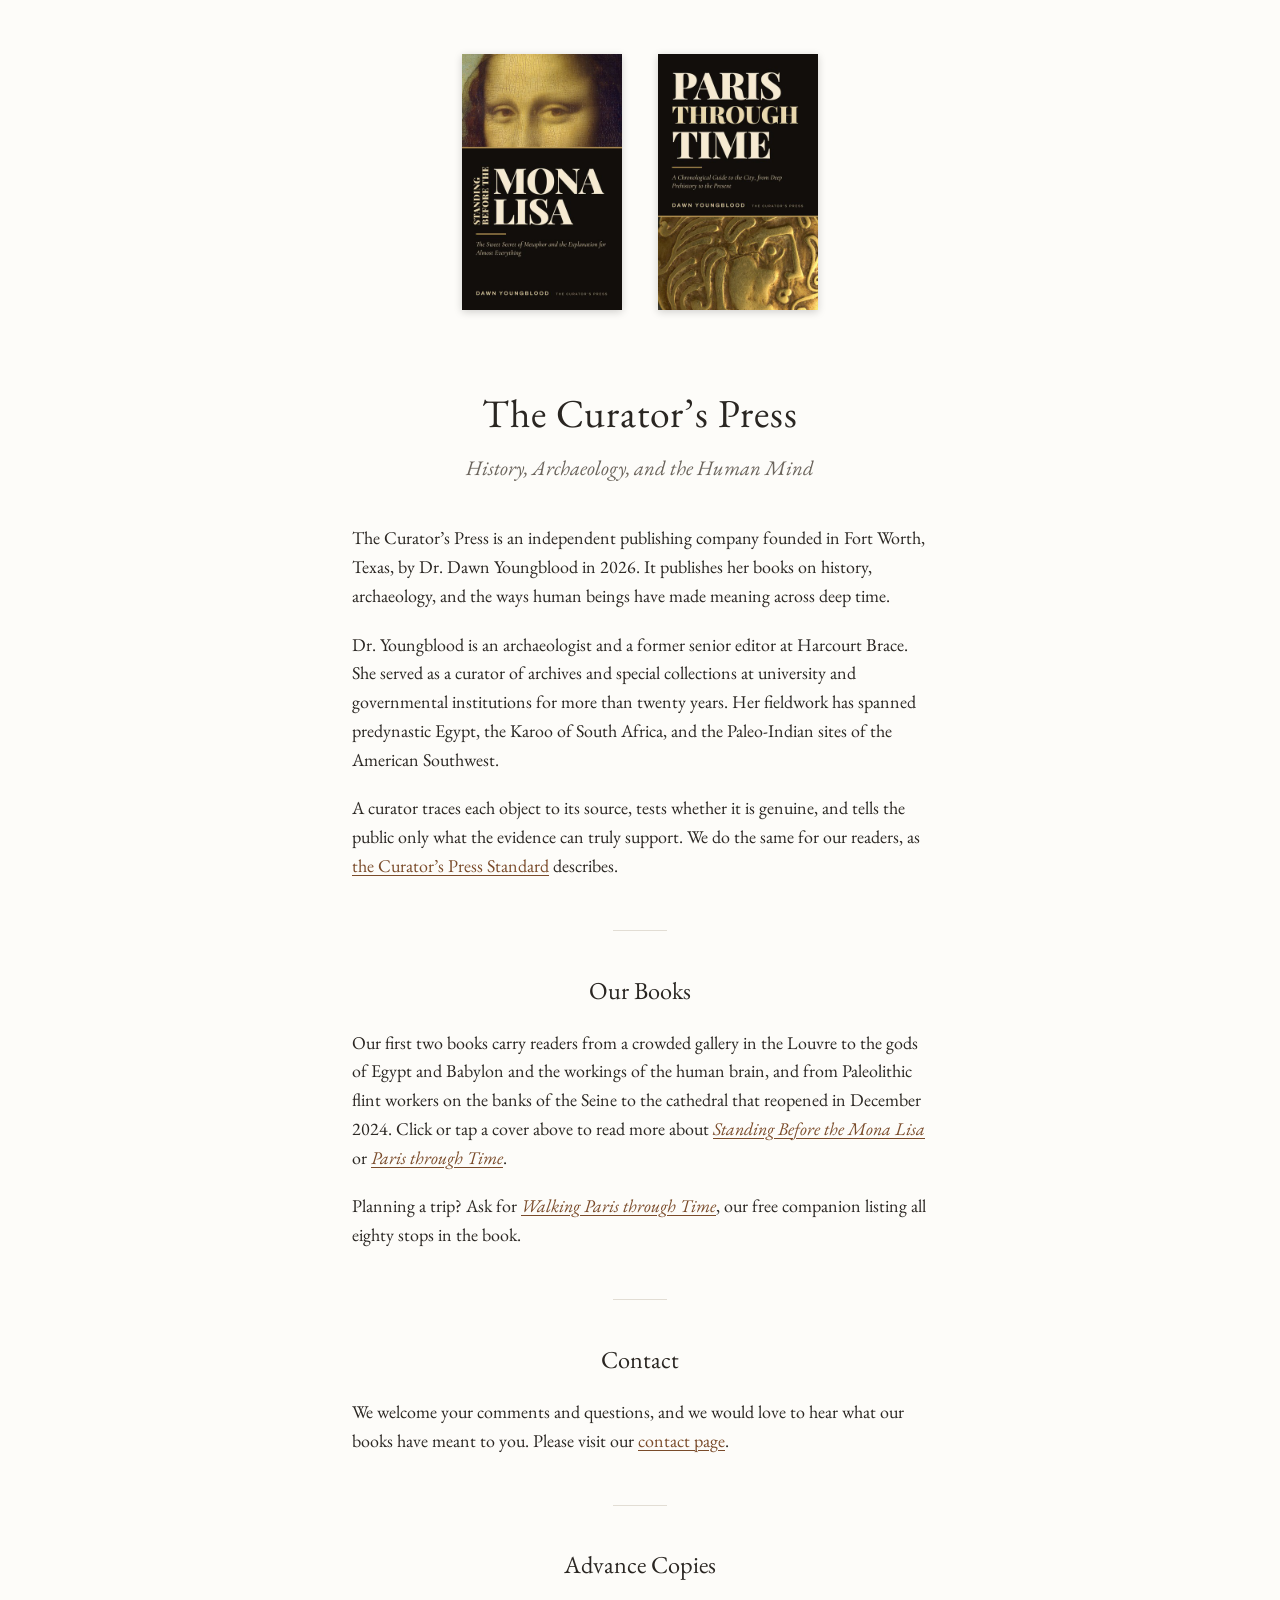
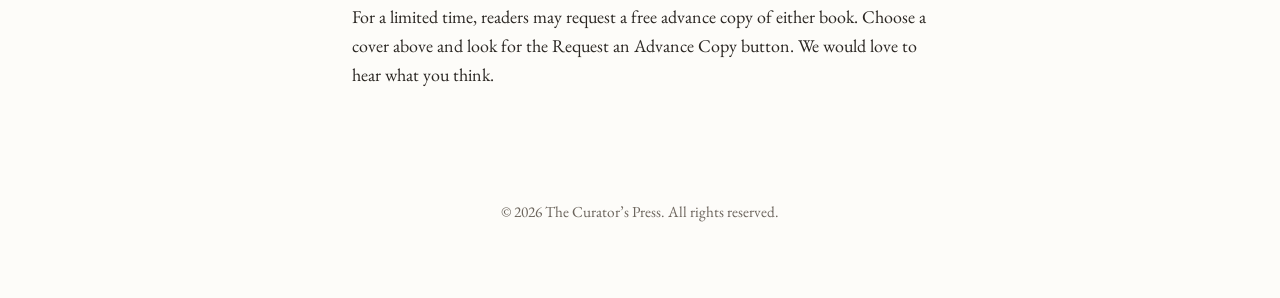
<file: index.html>
<!doctype html>
<html lang="en">
<head>
  <meta charset="utf-8">
  <meta name="viewport" content="width=device-width, initial-scale=1">
  <link rel="preconnect" href="https://fonts.googleapis.com">
  <link rel="preconnect" href="https://fonts.gstatic.com" crossorigin>
  <link href="https://fonts.googleapis.com/css2?family=EB+Garamond:ital,wght@0,400;0,500;1,400&display=swap" rel="stylesheet">
  <link rel="stylesheet" href="css/style.css">
  <title>The Curator’s Press</title>
  <meta name="description" content="An independent publisher in Fort Worth, Texas, presenting the books of Dr. Dawn Youngblood on history, archaeology, and the human mind.">
  <link rel="icon" href="images/favicon.svg" type="image/svg+xml">
  <meta property="og:site_name" content="The Curator’s Press">
  <meta property="og:title" content="The Curator’s Press">
  <meta property="og:description" content="An independent publisher in Fort Worth, Texas, presenting the books of Dr. Dawn Youngblood on history, archaeology, and the human mind.">
  <meta property="og:image" content="https://thecuratorspress.com/images/share.jpg">
  <meta property="og:url" content="https://thecuratorspress.com/">
  <meta name="twitter:card" content="summary_large_image">
</head>
<body>

  <!-- BOOK COVERS: one <a> per book. Each cover links to its book page in /books. -->
  <section class="shelf" aria-label="Books">
    <a href="books/standing-before-the-mona-lisa.html" title="Standing Before the Mona Lisa"><img src="images/covers/standing-before-the-mona-lisa.jpg" width="400" height="640" alt="Standing Before the Mona Lisa: The Sweet Secret of Metaphor and the Explanation for Almost Everything, by Dawn Youngblood"></a>
    <a href="books/paris-through-time.html" title="Paris through Time"><img src="images/covers/paris-through-time.jpg" width="400" height="640" alt="Paris through Time: A Chronological Guide to the City, from Deep Prehistory to the Present, by Dawn Youngblood"></a>
  </section>

  <main>
    <h1>The Curator’s Press</h1>
    <p class="tagline">History, Archaeology, and the Human Mind</p>

    <p>The Curator’s Press is an independent publishing company founded in Fort Worth, Texas, by Dr. Dawn Youngblood in 2026. It publishes her books on history, archaeology, and the ways human beings have made meaning across deep time.</p>

    <p>Dr. Youngblood is an archaeologist and a former senior editor at Harcourt Brace. She served as a curator of archives and special collections at university and governmental institutions for more than twenty years. Her fieldwork has spanned predynastic Egypt, the Karoo of South Africa, and the Paleo-Indian sites of the American Southwest.</p>

    <p>A curator traces each object to its source, tests whether it is genuine, and tells the public only what the evidence can truly support. We do the same for our readers, as <a href="standard.html">the Curator’s Press Standard</a> describes.</p>

    <h2>Our Books</h2>

    <p>Our first two books carry readers from a crowded gallery in the Louvre to the gods of Egypt and Babylon and the workings of the human brain, and from Paleolithic flint workers on the banks of the Seine to the cathedral that reopened in December 2024. Click or tap a cover above to read more about <a href="books/standing-before-the-mona-lisa.html"><em>Standing Before the Mona Lisa</em></a> or <a href="books/paris-through-time.html"><em>Paris through Time</em></a>.</p>

    <p>Planning a trip? Ask for <a href="walking-paris-through-time.html"><em>Walking Paris through Time</em></a>, our free companion listing all eighty stops in the book.</p>

    <h2>Contact</h2>

    <p>We welcome your comments and questions, and we would love to hear what our books have meant to you. Please visit our <a href="https://www.dawnyoungblood.com/contact">contact page</a>.</p>

    <h2>Advance Copies</h2>

    <p>For a limited time, readers may request a free advance copy of either book. Choose a cover above and look for the Request an Advance Copy button. We would love to hear what you think.</p>
  </main>

  <footer>
    <p>© 2026 The Curator’s Press. All rights reserved.</p>
  </footer>

</body>
</html>
</file>
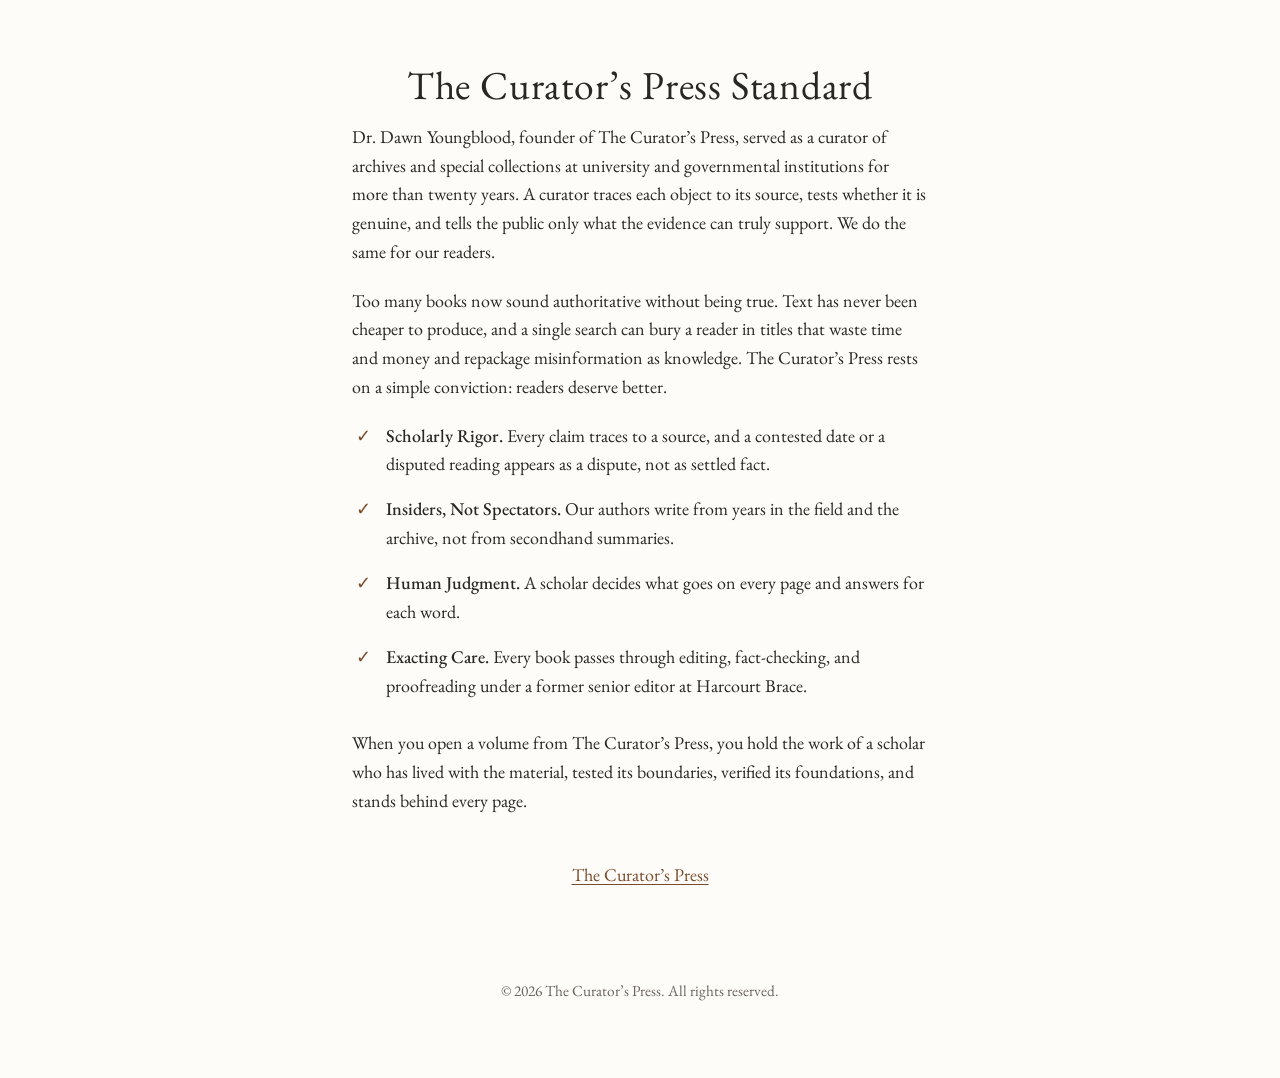
<file: standard.html>
<!doctype html>
<html lang="en">
<head>
  <meta charset="utf-8">
  <meta name="viewport" content="width=device-width, initial-scale=1">
  <link rel="preconnect" href="https://fonts.googleapis.com">
  <link rel="preconnect" href="https://fonts.gstatic.com" crossorigin>
  <link href="https://fonts.googleapis.com/css2?family=EB+Garamond:ital,wght@0,400;0,500;1,400&display=swap" rel="stylesheet">
  <link rel="stylesheet" href="css/style.css">
  <title>The Curator’s Press Standard</title>
  <meta name="description" content="The standards behind every book from The Curator’s Press: scholarly rigor, insiders not spectators, human judgment, and exacting care.">
  <link rel="icon" href="images/favicon.svg" type="image/svg+xml">
  <meta property="og:site_name" content="The Curator’s Press">
  <meta property="og:title" content="The Curator’s Press Standard">
  <meta property="og:description" content="The standards behind every book from The Curator’s Press.">
  <meta property="og:image" content="https://thecuratorspress.com/images/share.jpg">
  <meta property="og:url" content="https://thecuratorspress.com/standard.html">
  <meta name="twitter:card" content="summary_large_image">
</head>
<body>
  <main>
    <h1>The Curator’s Press Standard</h1>

    <p>Dr. Dawn Youngblood, founder of The Curator’s Press, served as a curator of archives and special collections at university and governmental institutions for more than twenty years. A curator traces each object to its source, tests whether it is genuine, and tells the public only what the evidence can truly support. We do the same for our readers.</p>

    <p>Too many books now sound authoritative without being true. Text has never been cheaper to produce, and a single search can bury a reader in titles that waste time and money and repackage misinformation as knowledge. The Curator’s Press rests on a simple conviction: readers deserve better.</p>

    <ul class="standards">
      <li><strong>Scholarly Rigor.</strong> Every claim traces to a source, and a contested date or a disputed reading appears as a dispute, not as settled fact.</li>
      <li><strong>Insiders, Not Spectators.</strong> Our authors write from years in the field and the archive, not from secondhand summaries.</li>
      <li><strong>Human Judgment.</strong> A scholar decides what goes on every page and answers for each word.</li>
      <li><strong>Exacting Care.</strong> Every book passes through editing, fact-checking, and proofreading under a former senior editor at Harcourt Brace.</li>
    </ul>

    <p>When you open a volume from The Curator’s Press, you hold the work of a scholar who has lived with the material, tested its boundaries, verified its foundations, and stands behind every page.</p>

    <nav class="back"><a href="./">The Curator’s Press</a></nav>
  </main>
  <footer><p>© 2026 The Curator’s Press. All rights reserved.</p></footer>
</body>
</html>
</file>
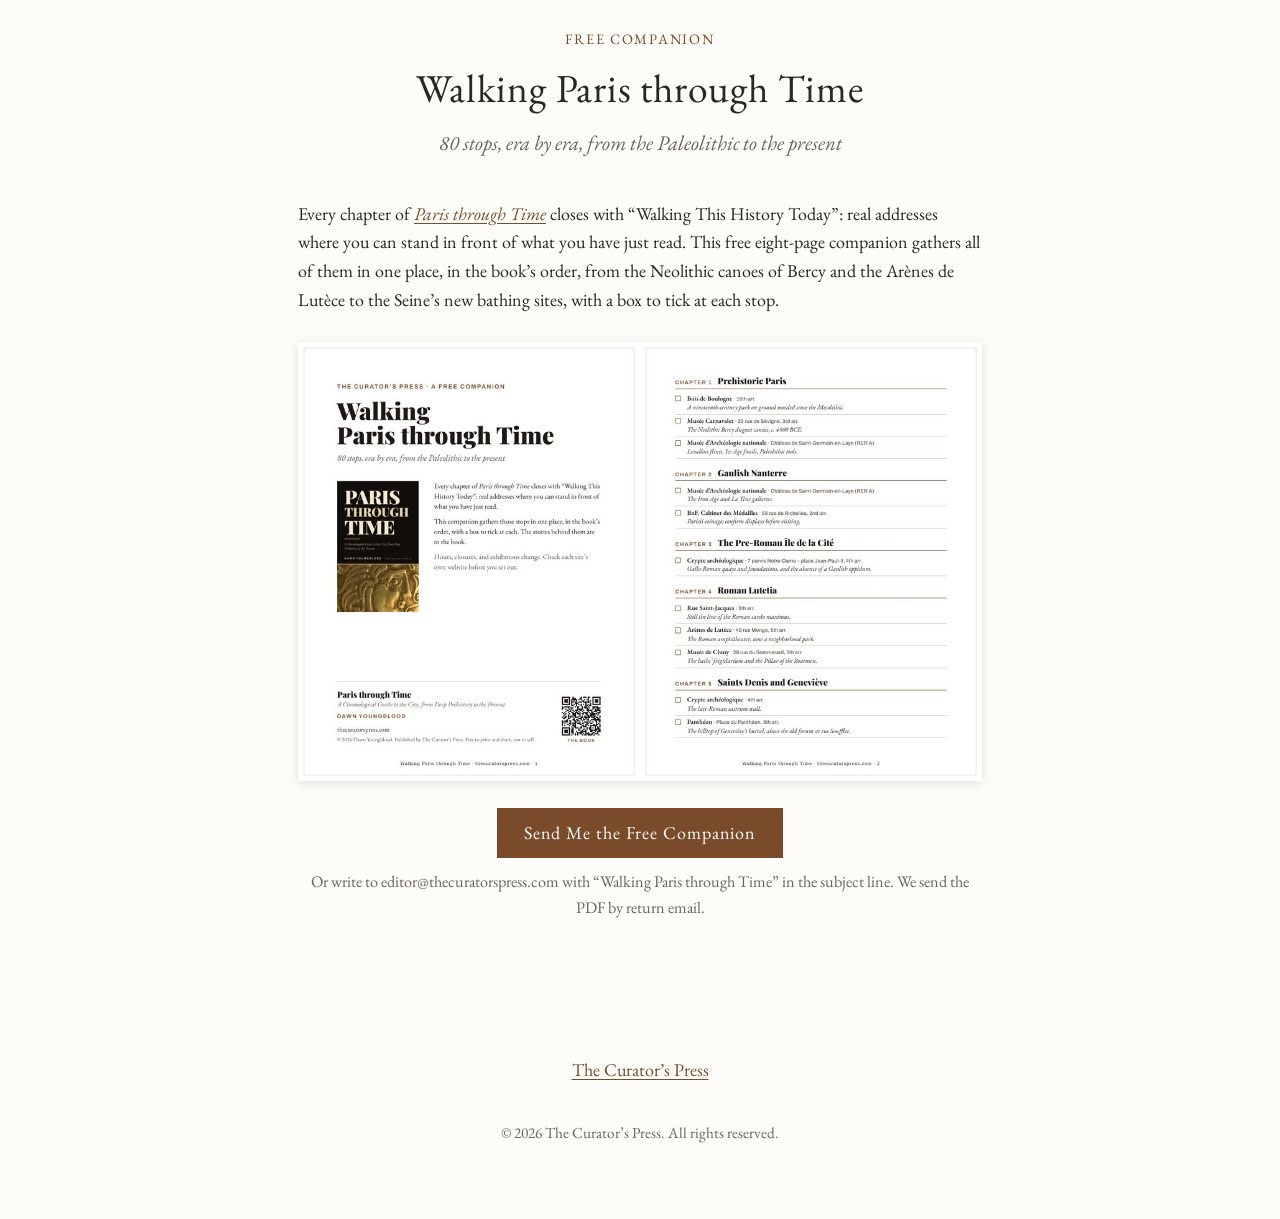
<file: walking-paris-through-time.html>
<!doctype html>
<html lang="en">
<head>
  <meta charset="utf-8">
  <meta name="viewport" content="width=device-width, initial-scale=1">
  <link rel="preconnect" href="https://fonts.googleapis.com">
  <link rel="preconnect" href="https://fonts.gstatic.com" crossorigin>
  <link href="https://fonts.googleapis.com/css2?family=EB+Garamond:ital,wght@0,400;0,500;1,400&display=swap" rel="stylesheet">
  <link rel="stylesheet" href="css/style.css">
  <title>Walking Paris through Time | The Curator’s Press</title>
  <meta name="description" content="A free companion to Paris through Time: 80 stops, era by era, from the Paleolithic to the present.">
  <link rel="icon" href="images/favicon.svg" type="image/svg+xml">
  <meta property="og:site_name" content="The Curator’s Press">
  <meta property="og:title" content="Walking Paris through Time">
  <meta property="og:description" content="A free companion to Paris through Time: 80 stops, era by era, from the Paleolithic to the present.">
  <meta property="og:image" content="https://thecuratorspress.com/images/share.jpg">
  <meta property="og:url" content="https://thecuratorspress.com/walking-paris-through-time.html">
  <meta name="twitter:card" content="summary_large_image">
</head>
<body>
  <main class="walk">
    <p class="arc-note">Free companion</p>
    <h1>Walking Paris through Time</h1>
    <p class="tagline">80 stops, era by era, from the Paleolithic to the present</p>

    <p>Every chapter of <a href="books/paris-through-time.html"><em>Paris through Time</em></a> closes with “Walking This History Today”: real addresses where you can stand in front of what you have just read. This free eight-page companion gathers all of them in one place, in the book’s order, from the Neolithic canoes of Bercy and the Arènes de Lutèce to the Seine’s new bathing sites, with a box to tick at each stop.</p>

    <img class="walk-preview" src="images/walking-companion-preview.jpg" width="1100" height="706" alt="The first two pages of Walking Paris through Time: the cover and the stops for Chapters 1 through 5">

    <div class="arc">
      <a class="arc-button" href="mailto:editor@thecuratorspress.com?subject=Please%20send%20me%20Walking%20Paris%20through%20Time&amp;body=Hello%2C%0A%0APlease%20send%20me%20the%20free%20walking%20companion%2C%20Walking%20Paris%20through%20Time.%0A%0AName%3A%0AAdd%20me%20to%20The%20Curator%27s%20Press%20mailing%20list%20for%20news%20of%20new%20books%20%28yes%20or%20no%29%3A%0A%0AThank%20you.">Send Me the Free Companion</a>
      <p class="arc-alt">Or write to editor@thecuratorspress.com with “Walking Paris through Time” in the subject line. We send the PDF by return email.</p>
    </div>
  </main>
  <nav class="back"><a href="./">The Curator’s Press</a></nav>
  <footer><p>© 2026 The Curator’s Press. All rights reserved.</p></footer>
</body>
</html>
</file>
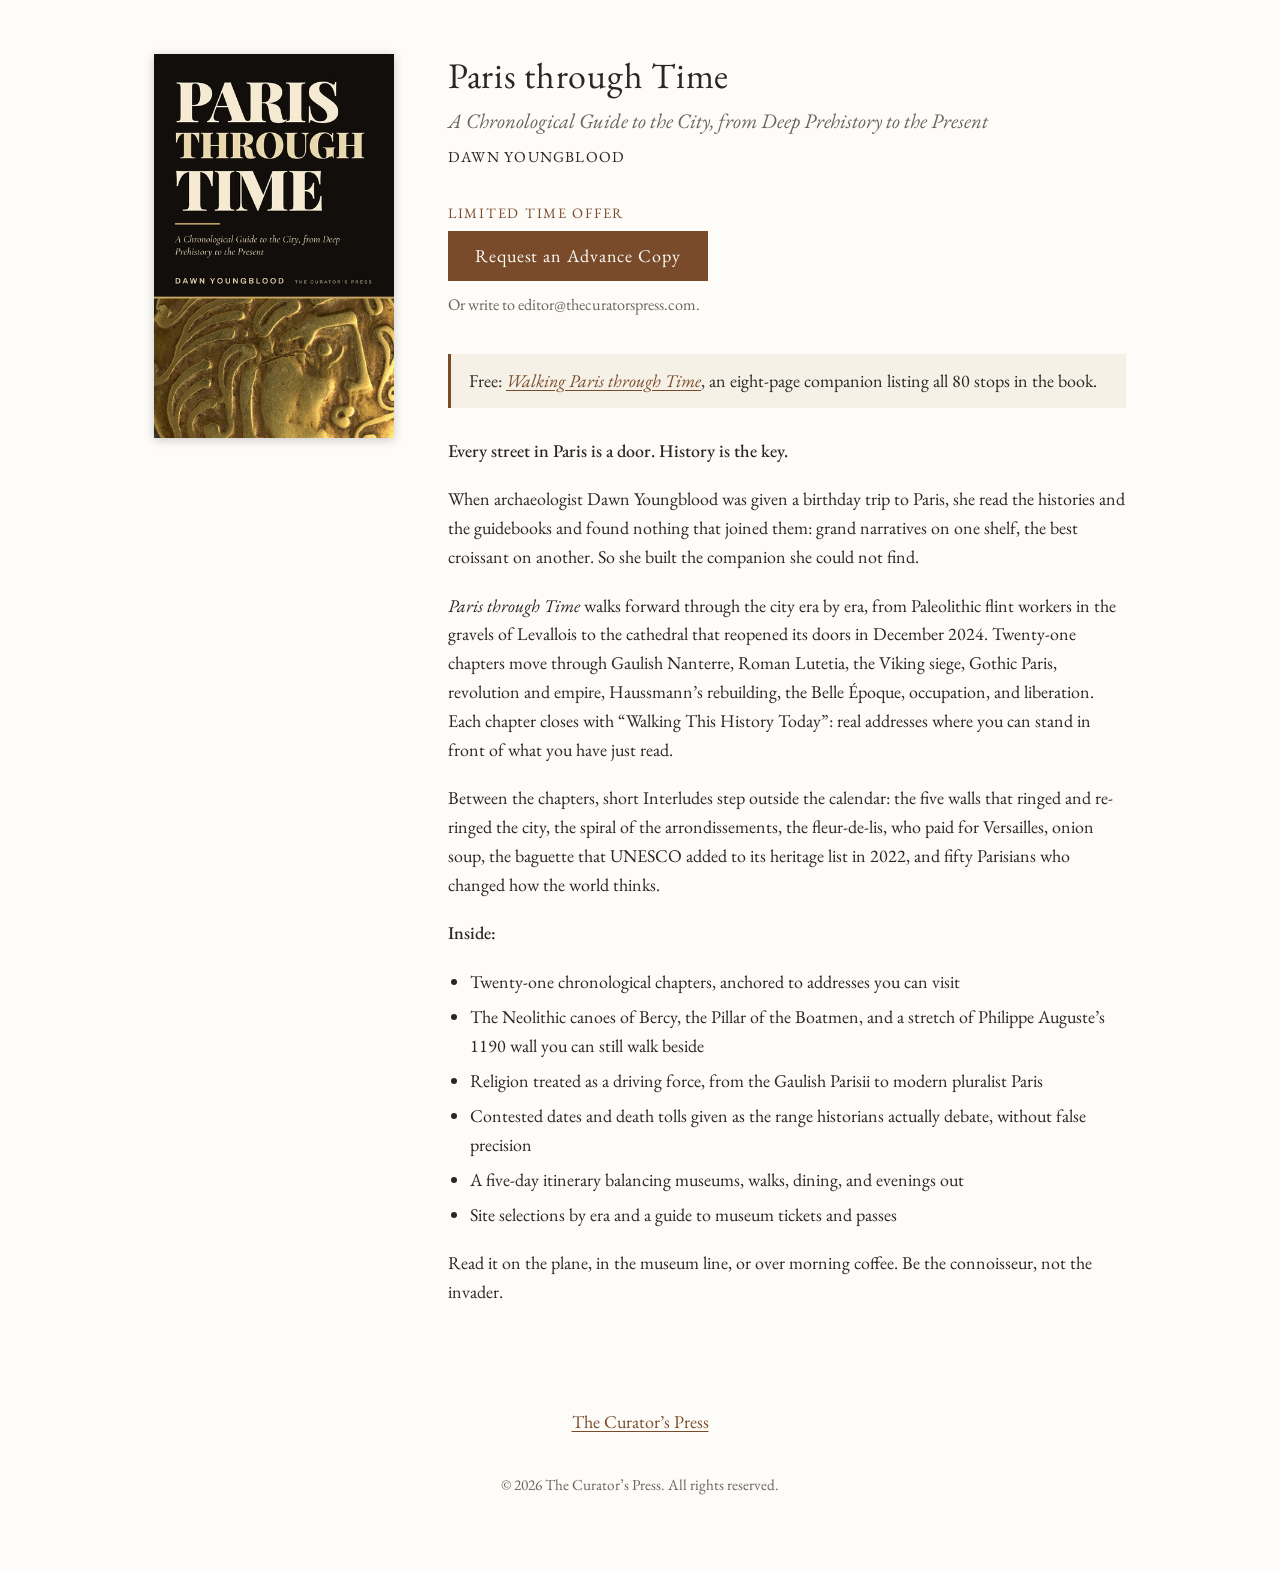
<file: books/paris-through-time.html>
<!doctype html>
<html lang="en">
<head>
  <meta charset="utf-8">
  <meta name="viewport" content="width=device-width, initial-scale=1">
  <link rel="preconnect" href="https://fonts.googleapis.com">
  <link rel="preconnect" href="https://fonts.gstatic.com" crossorigin>
  <link href="https://fonts.googleapis.com/css2?family=EB+Garamond:ital,wght@0,400;0,500;1,400&display=swap" rel="stylesheet">
  <link rel="stylesheet" href="../css/style.css">
  <title>Paris through Time | The Curator’s Press</title>
  <meta name="description" content="Paris through Time: A Chronological Guide to the City, from Deep Prehistory to the Present, by Dawn Youngblood.">
  <link rel="icon" href="../images/favicon.svg" type="image/svg+xml">
  <meta property="og:site_name" content="The Curator’s Press">
  <meta property="og:title" content="Paris through Time">
  <meta property="og:description" content="A Chronological Guide to the City, from Deep Prehistory to the Present, by Dawn Youngblood.">
  <meta property="og:image" content="https://thecuratorspress.com/images/share.jpg">
  <meta property="og:url" content="https://thecuratorspress.com/books/paris-through-time.html">
  <meta name="twitter:card" content="summary_large_image">
</head>
<body>
  <article class="book">
    <div class="book-covers">
      <img src="../images/covers/paris-through-time.jpg" width="400" height="640" alt="Front cover of Paris through Time">
      <!-- BACK COVER: add when the print cover is final, e.g.
      <img src="../images/covers/paris-through-time-back.jpg" alt="Back cover of Paris through Time"> -->
    </div>
    <div>
      <h1>Paris through Time</h1>
      <p class="subtitle">A Chronological Guide to the City, from Deep Prehistory to the Present</p>
      <p class="author">Dawn Youngblood</p>
      <!-- BUY LINK: replace # with the Amazon page -->
      <a class="buy" href="#">Buy on Amazon</a>
      <div class="arc">
        <p class="arc-note">Limited time offer</p>
        <a class="arc-button" href="mailto:editor@thecuratorspress.com?subject=Advance%20copy%20request%3A%20Paris%20through%20Time&amp;body=Hello%2C%0A%0AI%20would%20like%20to%20request%20an%20advance%20copy%20of%20Paris%20through%20Time.%0A%0AName%3A%0APreferred%20format%20%28Kindle%2C%20ePub%2C%20or%20PDF%29%3A%0A%0AThank%20you.">Request an Advance Copy</a>
        <p class="arc-alt">Or write to editor@thecuratorspress.com.</p>
      </div>

      <p class="free-walk">Free: <a href="../walking-paris-through-time.html"><em>Walking Paris through Time</em></a>, an eight-page companion listing all 80 stops in the book.</p>

      <p class="hook">Every street in Paris is a door. History is the key.</p>
      <p>When archaeologist Dawn Youngblood was given a birthday trip to Paris, she read the histories and the guidebooks and found nothing that joined them: grand narratives on one shelf, the best croissant on another. So she built the companion she could not find.</p>
      <p><em>Paris through Time</em> walks forward through the city era by era, from Paleolithic flint workers in the gravels of Levallois to the cathedral that reopened its doors in December 2024. Twenty-one chapters move through Gaulish Nanterre, Roman Lutetia, the Viking siege, Gothic Paris, revolution and empire, Haussmann’s rebuilding, the Belle Époque, occupation, and liberation. Each chapter closes with “Walking This History Today”: real addresses where you can stand in front of what you have just read.</p>
      <p>Between the chapters, short Interludes step outside the calendar: the five walls that ringed and re-ringed the city, the spiral of the arrondissements, the fleur-de-lis, who paid for Versailles, onion soup, the baguette that UNESCO added to its heritage list in 2022, and fifty Parisians who changed how the world thinks.</p>
      <p class="hook">Inside:</p>
      <ul>
        <li>Twenty-one chronological chapters, anchored to addresses you can visit</li>
        <li>The Neolithic canoes of Bercy, the Pillar of the Boatmen, and a stretch of Philippe Auguste’s 1190 wall you can still walk beside</li>
        <li>Religion treated as a driving force, from the Gaulish Parisii to modern pluralist Paris</li>
        <li>Contested dates and death tolls given as the range historians actually debate, without false precision</li>
        <li>A five-day itinerary balancing museums, walks, dining, and evenings out</li>
        <li>Site selections by era and a guide to museum tickets and passes</li>
      </ul>
      <p>Read it on the plane, in the museum line, or over morning coffee. Be the connoisseur, not the invader.</p>
    </div>
  </article>
  <nav class="back"><a href="../">The Curator’s Press</a></nav>
  <footer><p>© 2026 The Curator’s Press. All rights reserved.</p></footer>
</body>
</html>
</file>
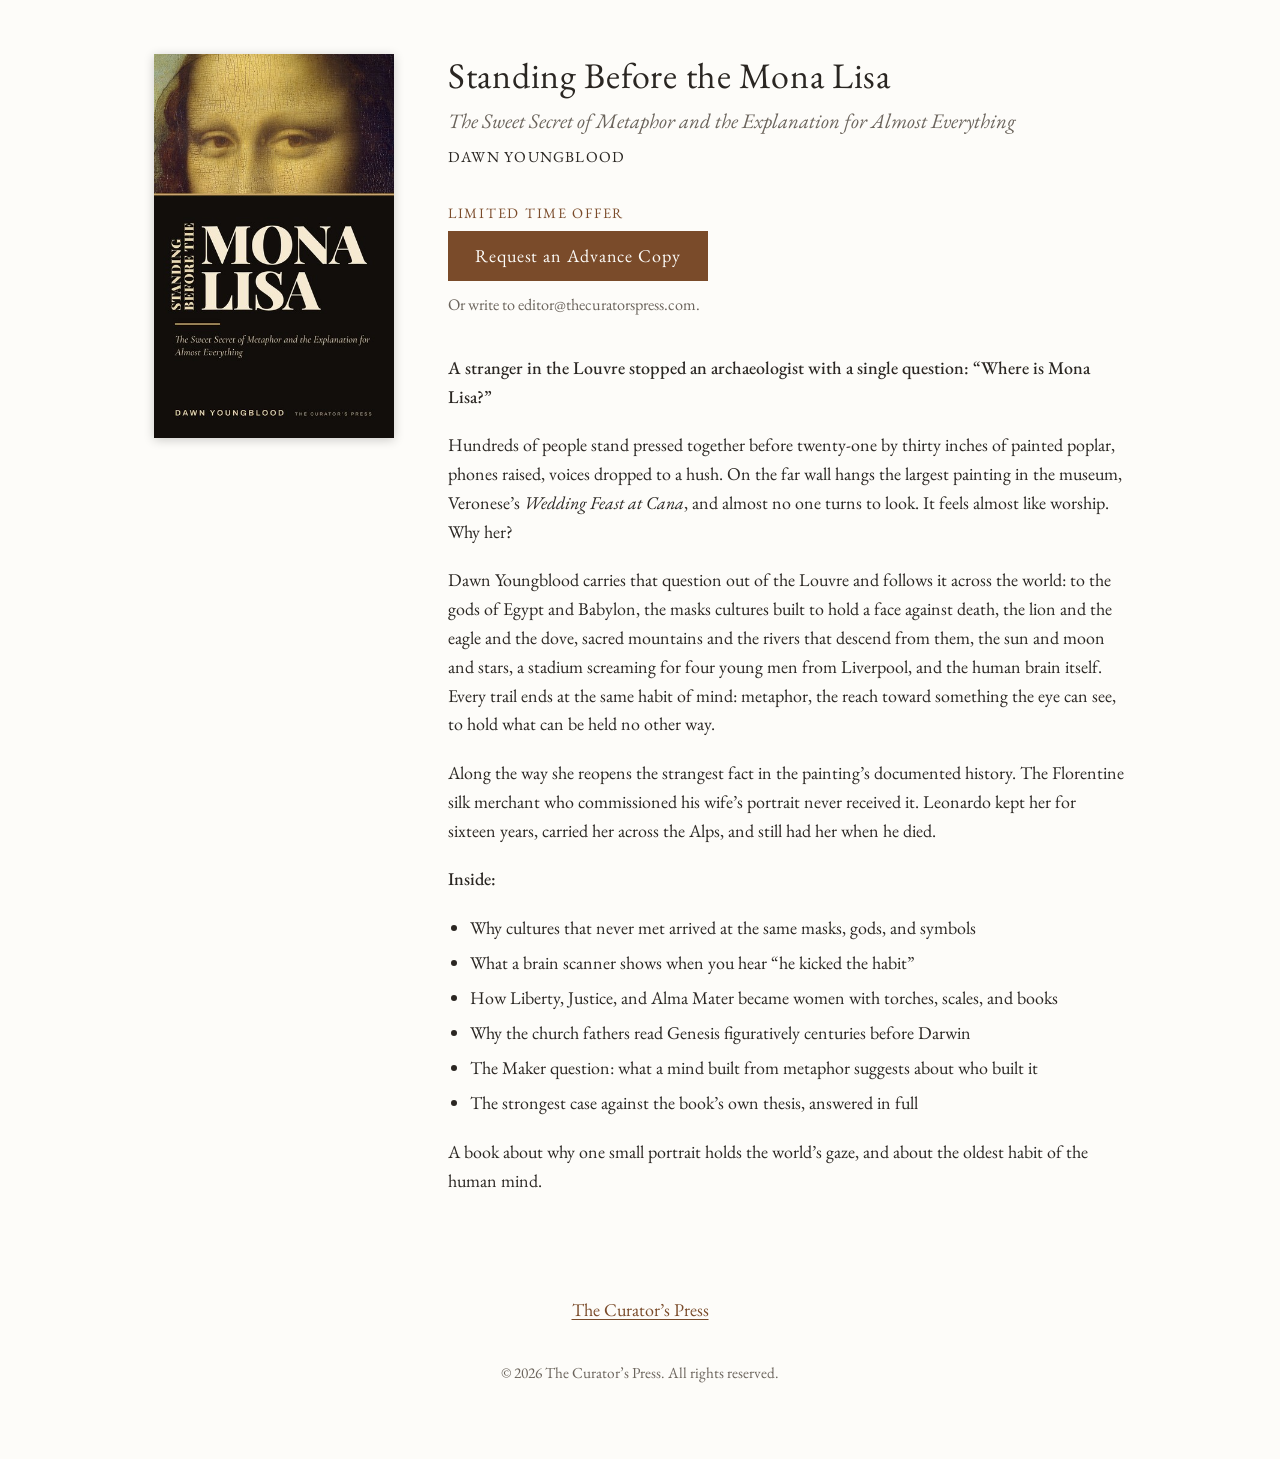
<file: books/standing-before-the-mona-lisa.html>
<!doctype html>
<html lang="en">
<head>
  <meta charset="utf-8">
  <meta name="viewport" content="width=device-width, initial-scale=1">
  <link rel="preconnect" href="https://fonts.googleapis.com">
  <link rel="preconnect" href="https://fonts.gstatic.com" crossorigin>
  <link href="https://fonts.googleapis.com/css2?family=EB+Garamond:ital,wght@0,400;0,500;1,400&display=swap" rel="stylesheet">
  <link rel="stylesheet" href="../css/style.css">
  <title>Standing Before the Mona Lisa | The Curator’s Press</title>
  <meta name="description" content="Standing Before the Mona Lisa: The Sweet Secret of Metaphor and the Explanation for Almost Everything, by Dawn Youngblood.">
  <link rel="icon" href="../images/favicon.svg" type="image/svg+xml">
  <meta property="og:site_name" content="The Curator’s Press">
  <meta property="og:title" content="Standing Before the Mona Lisa">
  <meta property="og:description" content="The Sweet Secret of Metaphor and the Explanation for Almost Everything, by Dawn Youngblood.">
  <meta property="og:image" content="https://thecuratorspress.com/images/share.jpg">
  <meta property="og:url" content="https://thecuratorspress.com/books/standing-before-the-mona-lisa.html">
  <meta name="twitter:card" content="summary_large_image">
</head>
<body>
  <article class="book">
    <div class="book-covers">
      <img src="../images/covers/standing-before-the-mona-lisa.jpg" width="400" height="640" alt="Front cover of Standing Before the Mona Lisa">
      <!-- BACK COVER: add when the print cover is final, e.g.
      <img src="../images/covers/standing-before-the-mona-lisa-back.jpg" alt="Back cover of Standing Before the Mona Lisa"> -->
    </div>
    <div>
      <h1>Standing Before the Mona Lisa</h1>
      <p class="subtitle">The Sweet Secret of Metaphor and the Explanation for Almost Everything</p>
      <p class="author">Dawn Youngblood</p>
      <!-- BUY LINK: replace # with the Amazon page -->
      <a class="buy" href="#">Buy on Amazon</a>
      <div class="arc">
        <p class="arc-note">Limited time offer</p>
        <a class="arc-button" href="mailto:editor@thecuratorspress.com?subject=Advance%20copy%20request%3A%20Standing%20Before%20the%20Mona%20Lisa&amp;body=Hello%2C%0A%0AI%20would%20like%20to%20request%20an%20advance%20copy%20of%20Standing%20Before%20the%20Mona%20Lisa.%0A%0AName%3A%0APreferred%20format%20%28Kindle%2C%20ePub%2C%20or%20PDF%29%3A%0A%0AThank%20you.">Request an Advance Copy</a>
        <p class="arc-alt">Or write to editor@thecuratorspress.com.</p>
      </div>

      <p class="hook">A stranger in the Louvre stopped an archaeologist with a single question: “Where is Mona Lisa?”</p>
      <p>Hundreds of people stand pressed together before twenty-one by thirty inches of painted poplar, phones raised, voices dropped to a hush. On the far wall hangs the largest painting in the museum, Veronese’s <em>Wedding Feast at Cana</em>, and almost no one turns to look. It feels almost like worship. Why her?</p>
      <p>Dawn Youngblood carries that question out of the Louvre and follows it across the world: to the gods of Egypt and Babylon, the masks cultures built to hold a face against death, the lion and the eagle and the dove, sacred mountains and the rivers that descend from them, the sun and moon and stars, a stadium screaming for four young men from Liverpool, and the human brain itself. Every trail ends at the same habit of mind: metaphor, the reach toward something the eye can see, to hold what can be held no other way.</p>
      <p>Along the way she reopens the strangest fact in the painting’s documented history. The Florentine silk merchant who commissioned his wife’s portrait never received it. Leonardo kept her for sixteen years, carried her across the Alps, and still had her when he died.</p>
      <p class="hook">Inside:</p>
      <ul>
        <li>Why cultures that never met arrived at the same masks, gods, and symbols</li>
        <li>What a brain scanner shows when you hear “he kicked the habit”</li>
        <li>How Liberty, Justice, and Alma Mater became women with torches, scales, and books</li>
        <li>Why the church fathers read Genesis figuratively centuries before Darwin</li>
        <li>The Maker question: what a mind built from metaphor suggests about who built it</li>
        <li>The strongest case against the book’s own thesis, answered in full</li>
      </ul>
      <p>A book about why one small portrait holds the world’s gaze, and about the oldest habit of the human mind.</p>
    </div>
  </article>
  <nav class="back"><a href="../">The Curator’s Press</a></nav>
  <footer><p>© 2026 The Curator’s Press. All rights reserved.</p></footer>
</body>
</html>
</file>
<file: css/style.css>
:root {
  --bg: #fdfcf9;
  --text: #2a2622;
  --muted: #6b645c;
  --accent: #7a4b2a;
  --rule: #e2ddd4;
  --measure: 34rem;
}

* { box-sizing: border-box; }

html { font-size: 112.5%; }

body {
  margin: 0;
  background: var(--bg);
  color: var(--text);
  font-family: "EB Garamond", Georgia, "Times New Roman", serif;
  line-height: 1.6;
  -webkit-font-smoothing: antialiased;
}

a { color: var(--accent); text-decoration-thickness: 1px; text-underline-offset: 3px; }
a:hover { color: var(--text); }

/* Book covers across the top */
.shelf {
  display: flex;
  flex-wrap: wrap;
  justify-content: center;
  gap: 2rem;
  padding: 3rem 1rem 1rem;
  max-width: 60rem;
  margin: 0 auto;
}
.shelf a { display: block; line-height: 0; }
.shelf img {
  width: 160px;
  height: auto;
  box-shadow: 0 2px 8px rgba(0, 0, 0, 0.18);
  transition: transform 0.2s ease, box-shadow 0.2s ease;
}
.shelf a:hover img,
.shelf a:focus-visible img {
  transform: translateY(-4px);
  box-shadow: 0 6px 16px rgba(0, 0, 0, 0.22);
}

main {
  max-width: var(--measure);
  margin: 0 auto;
  padding: 1.5rem 1rem 3rem;
}

h1 {
  font-weight: 400;
  font-size: 2.2rem;
  letter-spacing: 0.02em;
  text-align: center;
  margin: 1.5rem 0 0.3rem;
}
.tagline {
  text-align: center;
  font-style: italic;
  font-size: 1.15rem;
  color: var(--muted);
  margin: 0 0 2.25rem;
}
h2 {
  font-weight: 400;
  font-size: 1.35rem;
  text-align: center;
  margin: 2.75rem 0 1rem;
}
h2::before {
  content: "";
  display: block;
  width: 3rem;
  margin: 0 auto 2.25rem;
  border-top: 1px solid var(--rule);
}

p { margin: 0 0 1.1rem; }

nav.back { text-align: center; margin-top: 2.5rem; }

footer {
  text-align: center;
  color: var(--muted);
  font-size: 0.85rem;
  padding: 2rem 1rem 3rem;
}

@media (max-width: 480px) {
  html { font-size: 106%; }
  .shelf { gap: 1rem; padding-top: 2rem; }
  .shelf img { width: 130px; }
  h1 { font-size: 1.8rem; }
}

/* Book pages */
.book { max-width: 56rem; margin: 0 auto; padding: 3rem 1rem 2rem; display: grid; grid-template-columns: 240px 1fr; gap: 3rem; align-items: start; }
.book-covers img { display: block; width: 100%; height: auto; box-shadow: 0 2px 10px rgba(0, 0, 0, 0.2); }
.book-covers img + img { margin-top: 1.5rem; }
.book h1 { text-align: left; font-size: 2rem; line-height: 1.2; margin: 0 0 0.4rem; }
.book .subtitle { font-style: italic; font-size: 1.15rem; color: var(--muted); margin-bottom: 0.4rem; }
.book .author { letter-spacing: 0.08em; text-transform: uppercase; font-size: 0.85rem; margin-bottom: 1.75rem; }
.book .hook { font-weight: 500; }
.book ul { padding-left: 1.2rem; margin: 0 0 1.1rem; }
.book li { margin-bottom: 0.35rem; }
.buy { display: inline-block; margin: 0.5rem 0 1.5rem; padding: 0.55rem 1.4rem; border: 1px solid var(--accent); color: var(--accent); text-decoration: none; letter-spacing: 0.05em; }
.buy:hover { background: var(--accent); color: var(--bg); }
@media (max-width: 720px) {
  .book { grid-template-columns: 1fr; gap: 2rem; padding-top: 2rem; }
  .book-covers { max-width: 220px; margin: 0 auto; }
}
/* Hide a buy button until its Amazon link is filled in */
.buy[href="#"] { display: none; }

/* Standard page: the four standards */
.standards { list-style: none; padding: 0; margin: 0.5rem 0 1.6rem; display: grid; gap: 0.9rem; }
.standards li { padding-left: 1.9rem; position: relative; }
.standards strong { font-weight: 500; }
.standards li::before { content: "✓"; position: absolute; left: 0.2rem; color: var(--accent); }

/* Advance copy request */
.arc { margin: 0 0 2rem; }
.arc-note { margin: 0 0 0.4rem; font-size: 0.8rem; letter-spacing: 0.12em; text-transform: uppercase; color: var(--accent); }
.arc-button { display: inline-block; padding: 0.6rem 1.5rem; background: var(--accent); color: var(--bg); text-decoration: none; letter-spacing: 0.05em; }
.arc-button:hover, .arc-button:focus-visible { background: var(--text); color: var(--bg); }
.arc-alt { margin: 0.6rem 0 0; font-size: 0.9rem; color: var(--muted); }

/* Walking companion */
.walk h1 { margin-top: .3rem; }
.walk .arc-note { text-align: center; }
.walk .arc { text-align: center; margin-top: 1.5rem; }
.walk-preview { display: block; width: 100%; height: auto; margin: 1.5rem 0 0; box-shadow: 0 2px 10px rgba(0, 0, 0, 0.12); }
main.walk { max-width: 40rem; }
.free-walk { margin: 0 0 1.6rem; padding: .7rem 1rem; border-left: 3px solid var(--accent); background: #f6f1e7; }
</file>
